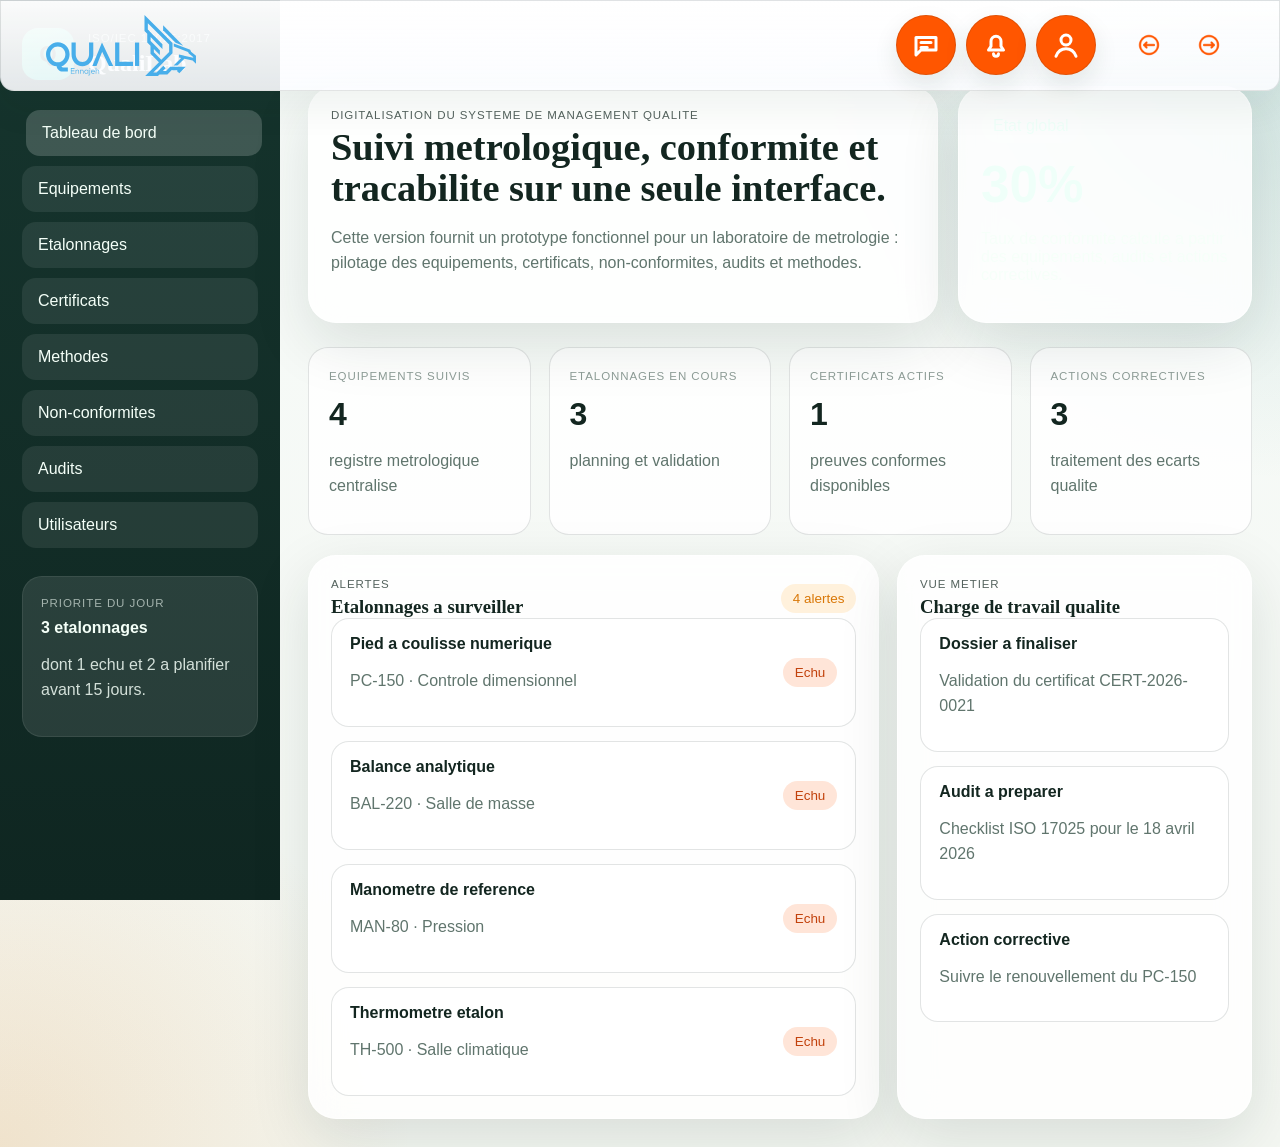
<file: digitalisation système management/index.html>
<!DOCTYPE html>
<html lang="fr">
<head>
  <meta charset="UTF-8">
  <meta name="viewport" content="width=device-width, initial-scale=1.0">
  <title>QualiLab by ENNAJEH</title>
  <link rel="stylesheet" href="./styles.css">
</head>
<body>
  <div class="app-shell">
    <aside class="sidebar">
      <div class="brand">
        <div class="brand-mark">Q</div>
        <div>
          <p class="eyebrow">ISO/IEC 17025:2017</p>
          <h1>QualiLab</h1>
        </div>
      </div>

      <nav class="nav">
        <button class="nav-link active" data-target="dashboard">Tableau de bord</button>
        <button class="nav-link" data-target="equipments">Equipements</button>
        <button class="nav-link" data-target="calibrations">Etalonnages</button>
        <button class="nav-link" data-target="certificates">Certificats</button>
        <button class="nav-link" data-target="methods">Methodes</button>
        <button class="nav-link" data-target="nonconformities">Non-conformites</button>
        <button class="nav-link" data-target="audits">Audits</button>
        <button class="nav-link" data-target="users">Utilisateurs</button>
      </nav>

      <div class="sidebar-card">
        <p class="eyebrow">Priorite du jour</p>
        <strong>3 etalonnages</strong>
        <p>dont 1 echu et 2 a planifier avant 15 jours.</p>
      </div>
    </aside>

    <main class="content">
      <div class="hub-app-head">
        <img src="../image/logo/SVG/Asset 4.svg" alt="QUALI" class="logo-header">
        <div class="hub-top-actions" aria-label="Raccourcis utilisateur">
          <button class="hub-action-icon" type="button" title="Messages" aria-label="Messages"><svg viewBox="0 0 24 24" aria-hidden="true"><path d="M4 6h16v10H8l-4 4z"></path><path d="M8 10h8M8 14h5"></path></svg></button>
          <button class="hub-action-icon" type="button" title="Notifications" aria-label="Notifications"><svg viewBox="0 0 24 24" aria-hidden="true"><path d="M18 16H6l2-3V9a4 4 0 0 1 8 0v4z"></path><path d="M10 19a2 2 0 0 0 4 0"></path></svg></button>
          <button class="hub-action-icon profile" type="button" title="Profil" aria-label="Profil"><svg viewBox="0 0 24 24" aria-hidden="true"><circle cx="12" cy="8" r="4"></circle><path d="M4 21c1.5-4 4.5-6 8-6s6.5 2 8 6"></path></svg></button>
          <div class="back-nav"><button class="back-btn" id="backBtn" title="Page precedente" aria-label="Page precedente"><img src="../assets/left arrow.png" alt="left arrow" class="arrow"></button> <button class="back-btn" id="nextBtn" title="Page suivante" aria-label="Page suivante"><img src="../assets/right arrow.png" alt="right arrow" class="arrow"></button></div>
        </div>
      </div>
      <header class="hero">
        <div>
          <p class="eyebrow">Digitalisation du systeme de management qualite</p>
          <h2>Suivi metrologique, conformite et tracabilite sur une seule interface.</h2>
          <p class="hero-copy">
            Cette version fournit un prototype fonctionnel pour un laboratoire de metrologie :
            pilotage des equipements, certificats, non-conformites, audits et methodes.
          </p>
        </div>

        <div class="hero-panel">
          <span class="panel-label">Etat global</span>
          <strong id="complianceRate">0%</strong>
          <p>Taux de conformite calcule a partir des equipements, audits et actions correctives.</p>
        </div>
      </header>

      <section id="dashboard" class="panel active">
        <div class="stats-grid" id="statsGrid"></div>
        <div class="grid two-columns">
          <article class="card">
            <div class="section-head">
              <div>
                <p class="eyebrow">Alertes</p>
                <h3>Etalonnages a surveiller</h3>
              </div>
              <span class="badge badge-warning" id="alertCounter">0 alertes</span>
            </div>
            <div id="alertsList" class="stack-list"></div>
          </article>

          <article class="card">
            <div class="section-head">
              <div>
                <p class="eyebrow">Vue metier</p>
                <h3>Charge de travail qualite</h3>
              </div>
            </div>
            <div id="workloadList" class="stack-list compact"></div>
          </article>
        </div>
      </section>

      <section id="equipments" class="panel">
        <div class="grid two-columns">
          <article class="card">
            <div class="section-head">
              <div>
                <p class="eyebrow">Registre</p>
                <h3>Equipements de mesure</h3>
              </div>
            </div>

            <div class="toolbar">
              <input id="equipmentSearch" type="search" placeholder="Rechercher par nom, reference ou localisation">
              <select id="equipmentFilter">
                <option value="all">Tous les statuts</option>
                <option value="conforme">Conforme</option>
                <option value="a-planifier">A planifier</option>
                <option value="hors-service">Hors service</option>
              </select>
            </div>

            <div id="equipmentTable" class="table-shell"></div>
          </article>

          <article class="card">
            <div class="section-head">
              <div>
                <p class="eyebrow">Ajout rapide</p>
                <h3>Nouvel equipement</h3>
              </div>
            </div>

            <form id="equipmentForm" class="form-grid">
              <label>Nom<input name="name" required placeholder="Ex. Balance analytique"></label>
              <label>Reference<input name="reference" required placeholder="Ex. BAL-220"></label>
              <label>Numero de serie<input name="serial" required placeholder="Ex. ENJ-2026-014"></label>
              <label>Localisation<input name="location" required placeholder="Ex. Salle de masse"></label>
              <label>Dernier etalonnage<input name="lastCalibration" type="date" required></label>
              <label>Prochain etalonnage<input name="nextCalibration" type="date" required></label>
              <button type="submit" class="primary-btn">Enregistrer l'equipement</button>
            </form>
            <p id="formFeedback" class="form-feedback" aria-live="polite"></p>
          </article>
        </div>
      </section>

      <section id="calibrations" class="panel">
        <article class="card">
          <div class="section-head">
            <div>
              <p class="eyebrow">Tracabilite</p>
              <h3>Planification et resultats d'etalonnage</h3>
            </div>
          </div>
          <div id="calibrationCards" class="cards-grid"></div>
        </article>
      </section>

      <section id="certificates" class="panel">
        <article class="card">
          <div class="section-head">
            <div>
              <p class="eyebrow">Archivage</p>
              <h3>Certificats et preuves</h3>
            </div>
          </div>
          <div id="certificateList" class="stack-list"></div>
        </article>
      </section>

      <section id="methods" class="panel">
        <article class="card">
          <div class="section-head">
            <div>
              <p class="eyebrow">Validite des methodes</p>
              <h3>Referentiel technique</h3>
            </div>
          </div>
          <div id="methodsGrid" class="cards-grid"></div>
        </article>
      </section>

      <section id="nonconformities" class="panel">
        <article class="card">
          <div class="section-head">
            <div>
              <p class="eyebrow">Qualite</p>
              <h3>Non-conformites et actions correctives</h3>
            </div>
          </div>
          <div id="nonConformityBoard" class="board"></div>
        </article>
      </section>

      <section id="audits" class="panel">
        <article class="card">
          <div class="section-head">
            <div>
              <p class="eyebrow">Pilotage</p>
              <h3>Programme d'audit</h3>
            </div>
          </div>
          <div id="auditList" class="cards-grid"></div>
        </article>
      </section>

      <section id="users" class="panel">
        <article class="card">
          <div class="section-head">
            <div>
              <p class="eyebrow">Acces</p>
              <h3>Utilisateurs et habilitations</h3>
            </div>
          </div>
          <div id="userGrid" class="cards-grid"></div>
        </article>
      </section>
    </main>
  </div>

  <script src="./app.js"></script>
  <script>
  (function(){
    var back = document.getElementById('backBtn');
    var next = document.getElementById('nextBtn');
    if(back) back.addEventListener('click', function(e){ e.preventDefault(); window.history.back(); });
    if(next) next.addEventListener('click', function(e){ e.preventDefault(); window.history.forward(); });
  })();
  </script>
</body>
</html>
</file>
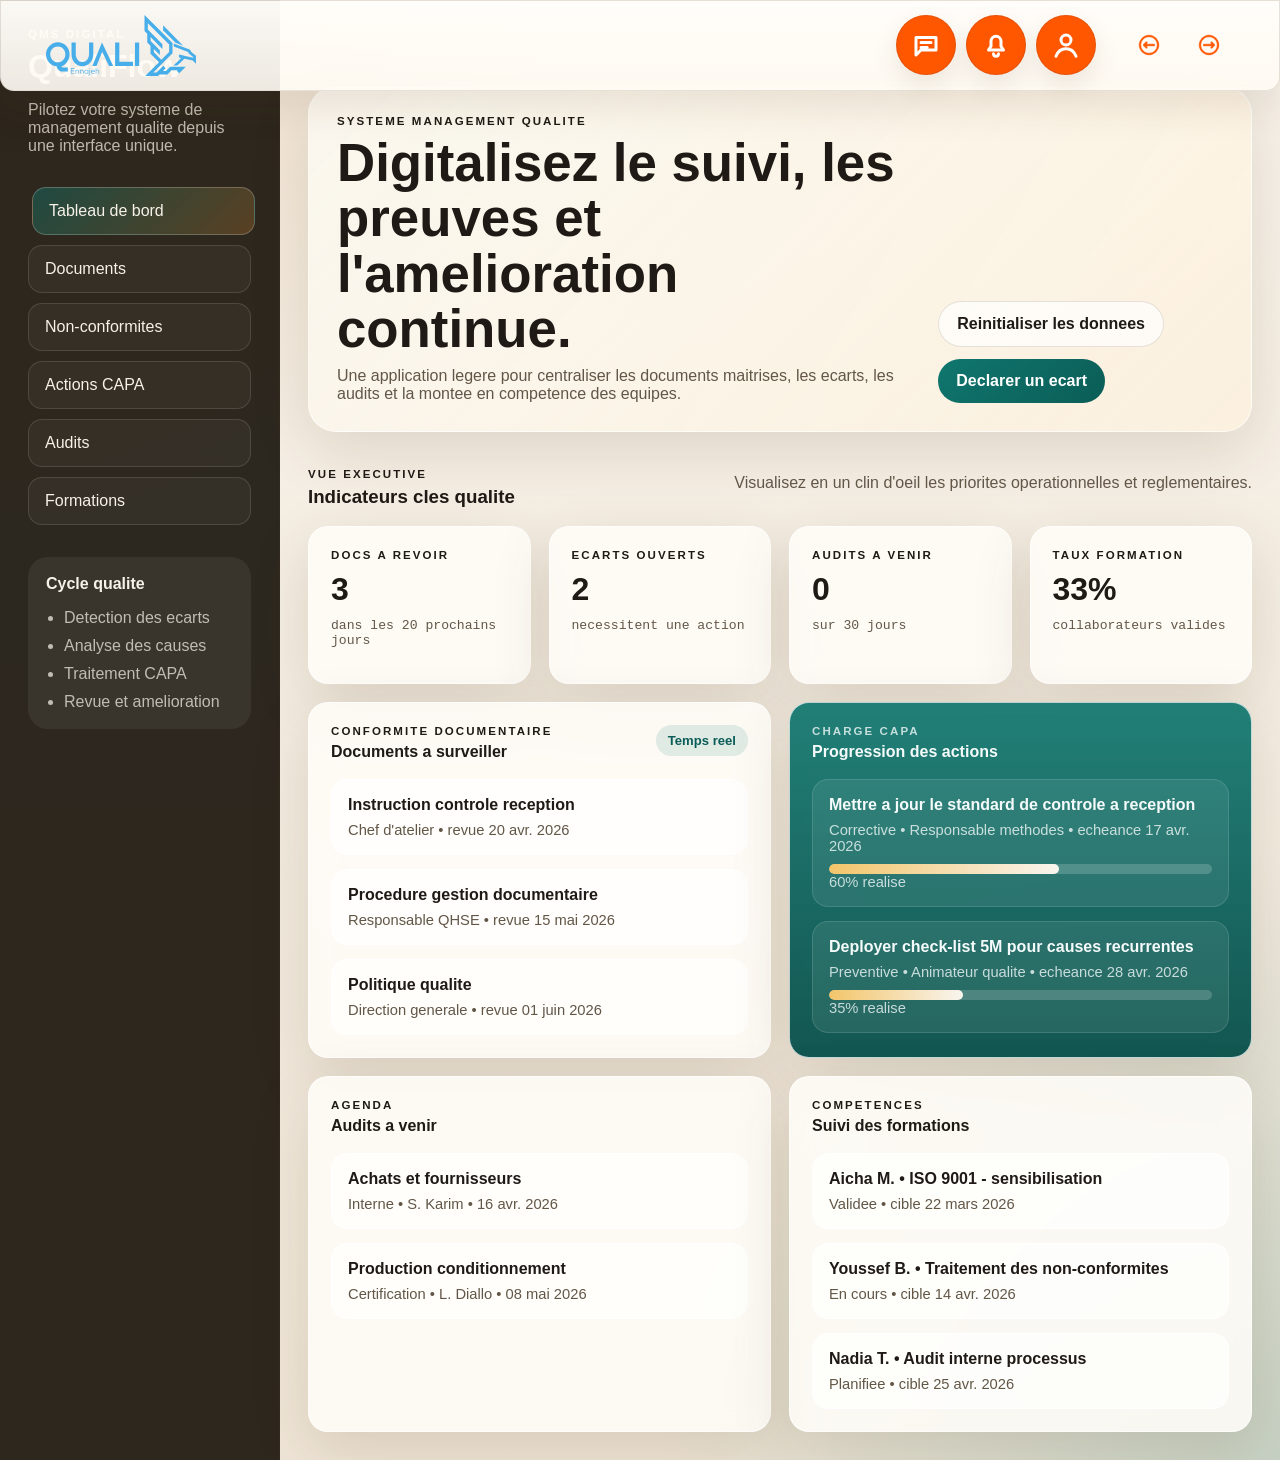
<file: digitalisation système management/qualiflow/index.html>
<!DOCTYPE html>
<html lang="fr">
<head>
  <meta charset="UTF-8">
  <meta name="viewport" content="width=device-width, initial-scale=1.0">
  <title>QualiFlow | Systeme de Management Qualite</title>
  <link rel="stylesheet" href="styles.css">
</head>
<body>
  <div class="app-shell">
    <aside class="sidebar">
      <div class="brand-block">
        <p class="eyebrow">QMS Digital</p>
        <h1>QualiFlow</h1>
        <p class="brand-copy">Pilotez votre systeme de management qualite depuis une interface unique.</p>
      </div>

      <nav class="nav-list" aria-label="Navigation principale">
        <button class="nav-item active" data-section="dashboard">Tableau de bord</button>
        <button class="nav-item" data-section="documents">Documents</button>
        <button class="nav-item" data-section="nonconformities">Non-conformites</button>
        <button class="nav-item" data-section="capa">Actions CAPA</button>
        <button class="nav-item" data-section="audits">Audits</button>
        <button class="nav-item" data-section="training">Formations</button>
      </nav>

      <div class="sidebar-panel">
        <p class="panel-title">Cycle qualite</p>
        <ul class="timeline">
          <li>Detection des ecarts</li>
          <li>Analyse des causes</li>
          <li>Traitement CAPA</li>
          <li>Revue et amelioration</li>
        </ul>
      </div>
    </aside>

    <main class="main-content">
      <div class="hub-app-head">
        <img src="../../image/logo/SVG/Asset 4.svg" alt="QUALI" class="logo-header">
        <div class="hub-top-actions" aria-label="Raccourcis utilisateur">
          <button class="hub-action-icon" type="button" title="Messages" aria-label="Messages"><svg viewBox="0 0 24 24" aria-hidden="true"><path d="M4 6h16v10H8l-4 4z"></path><path d="M8 10h8M8 14h5"></path></svg></button>
          <button class="hub-action-icon" type="button" title="Notifications" aria-label="Notifications"><svg viewBox="0 0 24 24" aria-hidden="true"><path d="M18 16H6l2-3V9a4 4 0 0 1 8 0v4z"></path><path d="M10 19a2 2 0 0 0 4 0"></path></svg></button>
          <button class="hub-action-icon profile" type="button" title="Profil" aria-label="Profil"><svg viewBox="0 0 24 24" aria-hidden="true"><circle cx="12" cy="8" r="4"></circle><path d="M4 21c1.5-4 4.5-6 8-6s6.5 2 8 6"></path></svg></button>
          <div class="back-nav"><button class="back-btn" id="backBtn" title="Page precedente" aria-label="Page precedente"><img src="../../assets/left arrow.png" alt="left arrow" class="arrow"></button> <button class="back-btn" id="nextBtn" title="Page suivante" aria-label="Page suivante"><img src="../../assets/right arrow.png" alt="right arrow" class="arrow"></button></div>
        </div>
      </div>
      <header class="hero">
        <div>
          <p class="eyebrow">Systeme management qualite</p>
          <h2>Digitalisez le suivi, les preuves et l'amelioration continue.</h2>
          <p class="hero-copy">
            Une application legere pour centraliser les documents maitrises, les ecarts, les audits et la montee en competence des equipes.
          </p>
        </div>
        <div class="hero-actions">
          <button class="secondary-action" id="seed-reset">Reinitialiser les donnees</button>
          <button class="primary-action" data-section-shortcut="nonconformities">Declarer un ecart</button>
        </div>
      </header>

      <section class="section active" id="dashboard">
        <div class="section-heading">
          <div>
            <p class="eyebrow">Vue executive</p>
            <h3>Indicateurs cles qualite</h3>
          </div>
          <p class="section-copy">Visualisez en un clin d'oeil les priorites operationnelles et reglementaires.</p>
        </div>

        <div class="stats-grid" id="stats-grid"></div>

        <div class="dashboard-grid">
          <article class="card">
            <div class="card-header">
              <div>
                <p class="eyebrow">Conformite documentaire</p>
                <h4>Documents a surveiller</h4>
              </div>
              <span class="tag">Temps reel</span>
            </div>
            <div id="document-focus" class="stack-list"></div>
          </article>

          <article class="card accent-card">
            <div class="card-header">
              <div>
                <p class="eyebrow">Charge CAPA</p>
                <h4>Progression des actions</h4>
              </div>
            </div>
            <div id="capa-progress" class="progress-list"></div>
          </article>

          <article class="card">
            <div class="card-header">
              <div>
                <p class="eyebrow">Agenda</p>
                <h4>Audits a venir</h4>
              </div>
            </div>
            <div id="upcoming-audits" class="stack-list"></div>
          </article>

          <article class="card">
            <div class="card-header">
              <div>
                <p class="eyebrow">Competences</p>
                <h4>Suivi des formations</h4>
              </div>
            </div>
            <div id="training-overview" class="stack-list"></div>
          </article>
        </div>
      </section>

      <section class="section" id="documents">
        <div class="section-heading">
          <div>
            <p class="eyebrow">Gestion documentaire</p>
            <h3>Documents maitrises</h3>
          </div>
          <input class="search-input" type="search" id="document-search" placeholder="Rechercher un document">
        </div>

        <div class="content-grid">
          <article class="card table-card"><div id="documents-table"></div></article>
          <article class="card form-card">
            <h4>Ajouter un document</h4>
            <form id="document-form" class="data-form">
              <label>Titre<input type="text" name="title" required></label>
              <label>Type
                <select name="type" required>
                  <option value="Procedure">Procedure</option>
                  <option value="Instruction">Instruction</option>
                  <option value="Enregistrement">Enregistrement</option>
                  <option value="Politique">Politique</option>
                </select>
              </label>
              <label>Responsable<input type="text" name="owner" required></label>
              <label>Prochaine revue<input type="date" name="reviewDate" required></label>
              <button type="submit" class="primary-action full-width">Enregistrer</button>
            </form>
          </article>
        </div>
      </section>

      <section class="section" id="nonconformities">
        <div class="section-heading">
          <div>
            <p class="eyebrow">Gestion des ecarts</p>
            <h3>Non-conformites</h3>
          </div>
          <input class="search-input" type="search" id="nc-search" placeholder="Filtrer par source ou pilote">
        </div>

        <div class="content-grid">
          <article class="card table-card"><div id="nc-table"></div></article>
          <article class="card form-card">
            <h4>Declarer une non-conformite</h4>
            <form id="nc-form" class="data-form">
              <label>Intitule<input type="text" name="title" required></label>
              <label>Source
                <select name="source" required>
                  <option value="Audit interne">Audit interne</option>
                  <option value="Reclamation client">Reclamation client</option>
                  <option value="Production">Production</option>
                  <option value="Fournisseur">Fournisseur</option>
                </select>
              </label>
              <label>Gravite
                <select name="severity" required>
                  <option value="Mineure">Mineure</option>
                  <option value="Majeure">Majeure</option>
                  <option value="Critique">Critique</option>
                </select>
              </label>
              <label>Pilote<input type="text" name="owner" required></label>
              <label>Echeance<input type="date" name="dueDate" required></label>
              <button type="submit" class="primary-action full-width">Creer l'ecart</button>
            </form>
          </article>
        </div>
      </section>

      <section class="section" id="capa">
        <div class="section-heading">
          <div>
            <p class="eyebrow">Amelioration continue</p>
            <h3>Actions correctives et preventives</h3>
          </div>
        </div>

        <div class="content-grid">
          <article class="card table-card"><div id="capa-table"></div></article>
          <article class="card form-card">
            <h4>Ajouter une action CAPA</h4>
            <form id="capa-form" class="data-form">
              <label>Action<input type="text" name="title" required></label>
              <label>Type
                <select name="type" required>
                  <option value="Corrective">Corrective</option>
                  <option value="Preventive">Preventive</option>
                </select>
              </label>
              <label>Responsable<input type="text" name="owner" required></label>
              <label>Avancement<input type="range" name="progress" min="0" max="100" step="10" value="20"></label>
              <label>Echeance<input type="date" name="dueDate" required></label>
              <button type="submit" class="primary-action full-width">Ajouter l'action</button>
            </form>
          </article>
        </div>
      </section>

      <section class="section" id="audits">
        <div class="section-heading">
          <div>
            <p class="eyebrow">Programme d'audit</p>
            <h3>Audits planifies</h3>
          </div>
        </div>

        <div class="content-grid">
          <article class="card table-card"><div id="audit-table"></div></article>
          <article class="card form-card">
            <h4>Planifier un audit</h4>
            <form id="audit-form" class="data-form">
              <label>Processus<input type="text" name="process" required></label>
              <label>Auditeur<input type="text" name="auditor" required></label>
              <label>Type
                <select name="type" required>
                  <option value="Interne">Interne</option>
                  <option value="Fournisseur">Fournisseur</option>
                  <option value="Certification">Certification</option>
                </select>
              </label>
              <label>Date<input type="date" name="date" required></label>
              <button type="submit" class="primary-action full-width">Planifier</button>
            </form>
          </article>
        </div>
      </section>

      <section class="section" id="training">
        <div class="section-heading">
          <div>
            <p class="eyebrow">Matrice de competences</p>
            <h3>Formations et habilitations</h3>
          </div>
        </div>

        <div class="content-grid">
          <article class="card table-card"><div id="training-table"></div></article>
          <article class="card form-card">
            <h4>Ajouter une formation</h4>
            <form id="training-form" class="data-form">
              <label>Collaborateur<input type="text" name="employee" required></label>
              <label>Module<input type="text" name="module" required></label>
              <label>Statut
                <select name="status" required>
                  <option value="Planifiee">Planifiee</option>
                  <option value="En cours">En cours</option>
                  <option value="Validee">Validee</option>
                </select>
              </label>
              <label>Date cible<input type="date" name="targetDate" required></label>
              <button type="submit" class="primary-action full-width">Ajouter</button>
            </form>
          </article>
        </div>
      </section>
    </main>
  </div>

  <template id="empty-state-template">
    <div class="empty-state"><p>Aucune donnee disponible pour le moment.</p></div>
  </template>

  <script src="app.js"></script>
  <script>
  (function(){
    var back = document.getElementById('backBtn');
    var next = document.getElementById('nextBtn');
    if(back) back.addEventListener('click', function(e){ e.preventDefault(); window.history.back(); });
    if(next) next.addEventListener('click', function(e){ e.preventDefault(); window.history.forward(); });
  })();
  </script>
</body>
</html>
</file>
<file: digitalisation système management/styles.css>
:root {
  --bg: #f4f7f2;
  --bg-panel: rgba(255, 255, 255, 0.84);
  --ink: #132620;
  --muted: #60756d;
  --line: rgba(19, 38, 32, 0.12);
  --accent: #0f766e;
  --accent-soft: #d8f0eb;
  --warning: #d97706;
  --warning-soft: #fff1dc;
  --danger: #c2410c;
  --danger-soft: #ffe5d8;
  --success: #2f855a;
  --success-soft: #dff6e9;
  --shadow: 0 20px 60px rgba(18, 45, 34, 0.12);
  --radius-xl: 28px;
  --radius-lg: 20px;
  --radius-md: 14px;
}

* { box-sizing: border-box; }
html { scroll-behavior: smooth; }

body {
  margin: 0;
  min-height: 100vh;
  color: var(--ink);
  font-family: "Trebuchet MS", "Segoe UI", sans-serif;
  background:
    radial-gradient(circle at top right, rgba(15, 118, 110, 0.18), transparent 28%),
    radial-gradient(circle at bottom left, rgba(217, 119, 6, 0.16), transparent 24%),
    linear-gradient(180deg, #f7fbf9 0%, var(--bg) 100%);
}

button, input, select { font: inherit; }

.app-shell {
  display: grid;
  grid-template-columns: 280px 1fr;
  min-height: 100vh;
}

.sidebar {
  padding: 28px 22px;
  background: linear-gradient(180deg, #16352e 0%, #0f2621 100%);
  color: #f4fff8;
  position: sticky;
  top: 0;
  height: 100vh;
}

.brand {
  display: flex;
  gap: 14px;
  align-items: center;
  margin-bottom: 30px;
}

.brand-mark {
  width: 52px;
  height: 52px;
  border-radius: 16px;
  display: grid;
  place-items: center;
  background: linear-gradient(135deg, #34d399 0%, #14b8a6 100%);
  color: #06221a;
  font-weight: 800;
  font-size: 1.4rem;
}

.brand h1, .hero h2, .section-head h3 {
  margin: 0;
  font-family: Georgia, "Times New Roman", serif;
}

.eyebrow {
  margin: 0 0 6px;
  letter-spacing: 0.08em;
  text-transform: uppercase;
  font-size: 0.72rem;
  color: inherit;
  opacity: 0.72;
}

.nav { display: grid; gap: 10px; }

.nav-link {
  border: 0;
  background: rgba(255, 255, 255, 0.08);
  color: inherit;
  text-align: left;
  padding: 14px 16px;
  border-radius: 14px;
  transition: transform 180ms ease, background 180ms ease;
  cursor: pointer;
}

.nav-link:hover, .nav-link.active {
  background: rgba(255, 255, 255, 0.18);
  transform: translateX(4px);
}

.sidebar-card {
  margin-top: 28px;
  padding: 18px;
  border-radius: var(--radius-lg);
  background: rgba(255, 255, 255, 0.1);
  border: 1px solid rgba(255, 255, 255, 0.08);
}

.sidebar-card p, .hero-copy, .stack-item p, .metric-card p, .certificate-meta, .small-copy {
  color: var(--muted);
  line-height: 1.55;
}

.sidebar-card p, .hero-panel p { color: rgba(244, 255, 248, 0.84); }
.content { padding: 28px; }

.hero {
  display: grid;
  grid-template-columns: minmax(0, 1.5fr) minmax(260px, 0.7fr);
  gap: 20px;
  align-items: stretch;
  margin-bottom: 24px;
}

.hero > div, .card {
  background: var(--bg-panel);
  backdrop-filter: blur(16px);
  border: 1px solid rgba(255, 255, 255, 0.7);
  border-radius: var(--radius-xl);
  box-shadow: var(--shadow);
}

.hero > div:first-child, .hero-panel, .card { padding: 22px; }

.hero h2 {
  font-size: clamp(1.9rem, 3vw, 3.2rem);
  line-height: 1.08;
  margin-bottom: 14px;
}

.hero-panel {
  background:
    linear-gradient(145deg, rgba(15, 118, 110, 0.96), rgba(17, 94, 89, 0.96)),
    linear-gradient(180deg, transparent, rgba(255, 255, 255, 0.08));
  color: #effff9;
}

.panel-label {
  display: inline-block;
  margin-bottom: 12px;
  padding: 8px 12px;
  border-radius: 999px;
  background: rgba(255, 255, 255, 0.14);
}

.hero-panel strong {
  display: block;
  font-size: clamp(2.4rem, 4vw, 4rem);
  margin-bottom: 12px;
}

.panel { display: none; animation: fadeUp 320ms ease; }
.panel.active { display: block; }

.stats-grid, .cards-grid, .grid { display: grid; gap: 18px; }
.stats-grid { grid-template-columns: repeat(auto-fit, minmax(180px, 1fr)); margin-bottom: 20px; }

.metric-card, .card-item, .board-column {
  background: var(--bg-panel);
  border: 1px solid var(--line);
  border-radius: var(--radius-lg);
}

.metric-card { padding: 20px; }

.metric-value {
  display: block;
  margin: 10px 0;
  font-size: 2rem;
  font-weight: 800;
}

.two-columns { grid-template-columns: minmax(0, 1.45fr) minmax(280px, 0.9fr); }

.section-head, .toolbar, .stack-item, .table-row, .audit-head, .user-top {
  display: flex;
  align-items: center;
  justify-content: space-between;
  gap: 12px;
}

.toolbar { margin: 18px 0; flex-wrap: wrap; }

.toolbar input, .toolbar select, .form-grid input {
  width: 100%;
  border: 1px solid var(--line);
  background: rgba(255, 255, 255, 0.85);
  border-radius: 12px;
  padding: 12px 14px;
}

.toolbar input { flex: 1 1 280px; }
.toolbar select { flex: 0 0 220px; }

.badge, .tag {
  display: inline-flex;
  align-items: center;
  padding: 7px 12px;
  border-radius: 999px;
  font-size: 0.84rem;
}

.badge-warning, .tag.a-planifier, .tag.planifie { background: var(--warning-soft); color: var(--warning); }
.tag.conforme, .tag.valide, .tag.actif, .tag.cloturee { background: var(--success-soft); color: var(--success); }
.tag.hors-service, .tag.critique, .tag.rejetee, .tag.ouverte { background: var(--danger-soft); color: var(--danger); }
.tag.brouillon, .tag.en-cours, .tag.a-mettre-a-jour, .tag.analyse { background: #eef4ff; color: #315dbe; }

.stack-list { display: grid; gap: 14px; }
.stack-list.compact .stack-item { align-items: flex-start; }

.stack-item, .card-item {
  padding: 16px 18px;
  border: 1px solid var(--line);
  border-radius: 18px;
  background: rgba(255, 255, 255, 0.65);
}

.stack-item strong, .card-item strong { display: block; margin-bottom: 4px; }

.table-shell {
  border: 1px solid var(--line);
  border-radius: 18px;
  overflow: hidden;
}

.table-head, .table-row {
  display: grid;
  grid-template-columns: 1.1fr 0.9fr 0.9fr 0.9fr 0.8fr;
  gap: 14px;
  padding: 14px 18px;
}

.table-head {
  background: rgba(15, 118, 110, 0.08);
  font-size: 0.78rem;
  font-weight: 700;
  letter-spacing: 0.05em;
  text-transform: uppercase;
}

.table-row:nth-child(even) { background: rgba(19, 38, 32, 0.03); }

.form-grid { display: grid; gap: 14px; }
.form-grid label { display: grid; gap: 8px; font-weight: 600; }

.primary-btn {
  border: 0;
  border-radius: 14px;
  padding: 14px 18px;
  background: linear-gradient(135deg, #0f766e 0%, #115e59 100%);
  color: white;
  font-weight: 700;
  cursor: pointer;
}

.form-feedback { min-height: 1.5rem; margin: 12px 0 0; color: var(--accent); }
.cards-grid { grid-template-columns: repeat(auto-fit, minmax(220px, 1fr)); }
.board { display: grid; grid-template-columns: repeat(auto-fit, minmax(220px, 1fr)); gap: 16px; }

.board-column {
  padding: 16px;
  background: rgba(255, 255, 255, 0.7);
}

.board-column h4 { margin-top: 0; margin-bottom: 14px; }
.board-stack { display: grid; gap: 12px; }

.audit-progress {
  height: 10px;
  border-radius: 999px;
  background: rgba(19, 38, 32, 0.08);
  overflow: hidden;
  margin-top: 14px;
}

.audit-progress span {
  display: block;
  height: 100%;
  border-radius: inherit;
  background: linear-gradient(90deg, #0f766e, #34d399);
}

.user-card .avatar {
  width: 44px;
  height: 44px;
  border-radius: 14px;
  display: grid;
  place-items: center;
  background: var(--accent-soft);
  color: var(--accent);
  font-weight: 800;
}

.empty-state { padding: 18px; text-align: center; color: var(--muted); }

@keyframes fadeUp {
  from { opacity: 0; transform: translateY(12px); }
  to { opacity: 1; transform: translateY(0); }
}

@media (max-width: 1080px) {
  .app-shell { grid-template-columns: 1fr; }
  .sidebar { position: static; height: auto; }
  .hero, .two-columns { grid-template-columns: 1fr; }
}

/* Hub App Head Component */
.hub-app-head {
  width: 100%;
  display: flex;
  align-items: center;
  justify-content: space-between;
  gap: 18px;
  padding: 14px 3.5%;
  border: 1px solid rgba(19, 38, 32, 0.12);
  background: linear-gradient(180deg, rgba(255, 255, 255, 0.98), rgba(251, 252, 255, 0.9));
  box-shadow: 0 18px 36px rgba(18, 45, 34, 0.06);
  position: fixed;
  top: 0;
  left: 0;
  right: 0;
  z-index: 9999;
  margin-bottom: 0;
  border-radius: 0 0 14px 14px;
}

.logo-header {
  width: 150px;
  height: auto;
  display: block;
}

/* ensure page content sits below the fixed header */
.content { padding-top: 86px; }

.hub-top-actions {
  display: flex;
  align-items: center;
  gap: 10px;
  z-index: 4;
}

.hub-action-icon {
  width: 60px;
  height: 60px;
  border: 1px solid rgba(19, 38, 32, 0.12);
  border-radius: 50px;
  background: #ff5600;
  color: #fff;
  display: grid;
  place-items: center;
  box-shadow: 0 10px 24px rgba(18, 45, 34, 0.1);
  cursor: pointer;
  transition: transform 180ms ease, box-shadow 180ms ease;
}

.hub-action-icon svg {
  width: 30px;
  height: 30px;
  stroke: currentColor;
  fill: none;
  stroke-width: 2.4;
  stroke-linecap: round;
  stroke-linejoin: round;
}

.hub-action-icon:hover {
  transform: translateY(-2px);
  box-shadow: 0 14px 28px rgba(18, 45, 34, 0.16);
}

.back-nav {
  display: flex;
  gap: 10px;
  margin-left: 18px;
}

.back-btn {
  width: 50px;
  height: 50px;
  display: flex;
  justify-content: center;
  align-items: center;
  font-size: 22px;
  font-weight: 800;
  background: none;
  border: none;
  outline: none;
  position: relative;
  cursor: pointer;
}

.back-btn.off {
  opacity: 0.45;
  pointer-events: none;
}

.arrow {
  width: 24px;
  height: auto;
}

@media (max-width: 720px) {
  .content { padding: 18px; }
  .table-head, .table-row { grid-template-columns: 1fr; }
  .hub-app-head { padding: 14px; margin-bottom: 18px; }
  .hub-action-icon { width: 48px; height: 48px; }
  .hub-action-icon svg { width: 24px; height: 24px; }
}
</file>
<file: digitalisation système management/qualiflow/styles.css>
:root {
  --surface: rgba(255, 253, 249, 0.86);
  --surface-strong: #fffaf2;
  --line: rgba(78, 61, 35, 0.14);
  --text: #1f1a15;
  --muted: #625647;
  --accent: #0f766e;
  --accent-strong: #0b5d57;
  --danger: #b64234;
  --success: #2d7a4c;
  --shadow: 0 18px 60px rgba(74, 49, 16, 0.14);
  --radius-xl: 28px;
  --radius-lg: 20px;
}

* { box-sizing: border-box; }

body {
  margin: 0;
  min-height: 100vh;
  font-family: "Trebuchet MS", "Segoe UI", sans-serif;
  color: var(--text);
  background:
    radial-gradient(circle at top left, rgba(194, 122, 44, 0.22), transparent 28%),
    radial-gradient(circle at bottom right, rgba(15, 118, 110, 0.18), transparent 32%),
    linear-gradient(180deg, #f8f3eb 0%, #efe5d6 100%);
}

button, input, select { font: inherit; }

.app-shell {
  display: grid;
  grid-template-columns: 280px 1fr;
  min-height: 100vh;
}

.sidebar {
  padding: 28px;
  border-right: 1px solid var(--line);
  background: rgba(29, 23, 15, 0.92);
  color: #f7f1e8;
}

.brand-block h1 {
  margin: 8px 0;
  font-size: 2rem;
}

.brand-copy,
.section-copy,
.timeline,
.table-meta,
.hero-copy {
  color: var(--muted);
}

.sidebar .brand-copy,
.sidebar .timeline {
  color: rgba(247, 241, 232, 0.72);
}

.eyebrow {
  margin: 0;
  font-size: 0.72rem;
  font-weight: 800;
  letter-spacing: 0.18em;
  text-transform: uppercase;
}

.nav-list {
  display: grid;
  gap: 10px;
  margin: 32px 0;
}

.nav-item {
  padding: 14px 16px;
  border: 1px solid rgba(255, 255, 255, 0.12);
  border-radius: 14px;
  background: rgba(255, 255, 255, 0.04);
  color: inherit;
  text-align: left;
  cursor: pointer;
  transition: 180ms ease;
}

.nav-item:hover,
.nav-item.active {
  background: linear-gradient(135deg, rgba(15, 118, 110, 0.45), rgba(194, 122, 44, 0.3));
  border-color: rgba(255, 255, 255, 0.22);
  transform: translateX(4px);
}

.sidebar-panel {
  padding: 18px;
  border-radius: var(--radius-lg);
  background: rgba(255, 255, 255, 0.06);
}

.panel-title {
  margin-top: 0;
  font-weight: 700;
}

.timeline {
  margin: 0;
  padding-left: 18px;
  display: grid;
  gap: 10px;
}

.main-content { padding: 28px; }

.hero {
  display: flex;
  justify-content: space-between;
  align-items: end;
  gap: 24px;
  padding: 28px;
  border-radius: var(--radius-xl);
  background:
    linear-gradient(135deg, rgba(255, 250, 242, 0.9), rgba(255, 244, 225, 0.76)),
    linear-gradient(120deg, rgba(15, 118, 110, 0.12), rgba(194, 122, 44, 0.08));
  box-shadow: var(--shadow);
  border: 1px solid rgba(255, 255, 255, 0.6);
}

.hero h2 {
  margin: 8px 0 10px;
  max-width: 820px;
  font-size: clamp(2rem, 5vw, 3.3rem);
  line-height: 1.05;
}

.hero-copy {
  max-width: 720px;
  margin: 0;
}

.hero-actions {
  display: flex;
  flex-wrap: wrap;
  gap: 12px;
}

.primary-action,
.secondary-action {
  padding: 13px 18px;
  border-radius: 999px;
  border: none;
  cursor: pointer;
  font-weight: 700;
}

.primary-action {
  background: linear-gradient(135deg, var(--accent), var(--accent-strong));
  color: white;
}

.secondary-action {
  background: rgba(255, 255, 255, 0.7);
  color: var(--text);
  border: 1px solid var(--line);
}

.full-width { width: 100%; }

.section {
  display: none;
  margin-top: 26px;
}

.section.active { display: block; }

.section-heading {
  display: flex;
  justify-content: space-between;
  align-items: end;
  gap: 18px;
  margin-bottom: 18px;
}

.section-heading h3,
.card h4 {
  margin: 6px 0 0;
}

.stats-grid,
.dashboard-grid,
.content-grid {
  display: grid;
  gap: 18px;
}

.stats-grid {
  grid-template-columns: repeat(4, minmax(0, 1fr));
  margin-bottom: 18px;
}

.dashboard-grid { grid-template-columns: repeat(2, minmax(0, 1fr)); }
.content-grid { grid-template-columns: minmax(0, 1.7fr) minmax(320px, 0.9fr); }

.card,
.stat-card {
  padding: 22px;
  border-radius: var(--radius-lg);
  background: var(--surface);
  border: 1px solid rgba(255, 255, 255, 0.72);
  box-shadow: var(--shadow);
  backdrop-filter: blur(14px);
}

.accent-card {
  background: linear-gradient(180deg, rgba(15, 118, 110, 0.92), rgba(14, 83, 78, 0.98));
  color: #f5fbfb;
}

.accent-card .eyebrow,
.accent-card .progress-meta {
  color: rgba(245, 251, 251, 0.78);
}

.card-header {
  display: flex;
  justify-content: space-between;
  align-items: start;
  gap: 16px;
  margin-bottom: 18px;
}

.tag {
  padding: 8px 12px;
  border-radius: 999px;
  font-size: 0.82rem;
  font-weight: 700;
  background: rgba(15, 118, 110, 0.12);
  color: var(--accent-strong);
}

.stat-card strong {
  display: block;
  margin: 12px 0 6px;
  font-size: 2rem;
  line-height: 1;
}

.stat-card .delta {
  font-family: Consolas, monospace;
  font-size: 0.82rem;
  color: var(--muted);
}

.search-input,
.data-form input,
.data-form select {
  width: 100%;
  padding: 12px 14px;
  border-radius: 12px;
  border: 1px solid var(--line);
  background: rgba(255, 255, 255, 0.8);
}

.data-form {
  display: grid;
  gap: 14px;
}

.data-form label {
  display: grid;
  gap: 8px;
  font-weight: 600;
}

.table-wrap { overflow-x: auto; }

table {
  width: 100%;
  border-collapse: collapse;
}

th,
td {
  padding: 14px 10px;
  text-align: left;
  border-bottom: 1px solid var(--line);
  vertical-align: top;
}

th {
  font-size: 0.86rem;
  color: var(--muted);
}

.badge {
  display: inline-flex;
  align-items: center;
  padding: 6px 10px;
  border-radius: 999px;
  font-size: 0.76rem;
  font-weight: 700;
}

.badge-success {
  background: rgba(45, 122, 76, 0.13);
  color: var(--success);
}

.badge-warning {
  background: rgba(194, 122, 44, 0.16);
  color: #8f5616;
}

.badge-danger {
  background: rgba(182, 66, 52, 0.14);
  color: var(--danger);
}

.badge-info {
  background: rgba(15, 118, 110, 0.12);
  color: var(--accent-strong);
}

.stack-list,
.progress-list {
  display: grid;
  gap: 14px;
}

.stack-item,
.progress-item {
  padding: 16px;
  border-radius: 16px;
  background: rgba(255, 255, 255, 0.62);
  border: 1px solid rgba(255, 255, 255, 0.72);
}

.accent-card .progress-item {
  background: rgba(255, 255, 255, 0.08);
  border-color: rgba(255, 255, 255, 0.12);
}

.stack-item h5,
.progress-item h5 {
  margin: 0 0 8px;
  font-size: 1rem;
}

.stack-item p,
.progress-meta {
  margin: 0;
  color: var(--muted);
  font-size: 0.92rem;
}

.accent-card .stack-item p,
.accent-card .progress-meta {
  color: rgba(245, 251, 251, 0.78);
}

.progress-track {
  width: 100%;
  height: 10px;
  margin-top: 10px;
  border-radius: 999px;
  background: rgba(255, 255, 255, 0.18);
  overflow: hidden;
}

.progress-track span {
  display: block;
  height: 100%;
  border-radius: inherit;
  background: linear-gradient(90deg, #f3c56a, #f8f5ef);
}

.empty-state {
  padding: 28px;
  border-radius: 18px;
  border: 1px dashed var(--line);
  color: var(--muted);
  text-align: center;
}

@media (max-width: 1100px) {
  .app-shell,
  .content-grid,
  .dashboard-grid,
  .stats-grid {
    grid-template-columns: 1fr;
  }

  .sidebar {
    border-right: none;
    border-bottom: 1px solid var(--line);
  }

  .hero,
  .section-heading {
    align-items: start;
    flex-direction: column;
  }
}

/* Hub App Head Component */
.hub-app-head {
  width: 100%;
  display: flex;
  align-items: center;
  justify-content: space-between;
  gap: 18px;
  padding: 14px 3.5%;
  border: 1px solid rgba(78, 61, 35, 0.14);
  background: linear-gradient(180deg, rgba(255, 253, 249, 0.98), rgba(255, 250, 242, 0.92));
  box-shadow: 0 18px 36px rgba(74, 49, 16, 0.1);
  position: fixed;
  top: 0;
  left: 0;
  right: 0;
  z-index: 9999;
  margin-bottom: 0;
  border-radius: 0 0 14px 14px;
}

/* ensure page content sits below the fixed header */
.main-content { padding-top: 86px; }

.logo-header {
  width: 150px;
  height: auto;
  display: block;
}

.hub-top-actions {
  display: flex;
  align-items: center;
  gap: 10px;
  z-index: 4;
}

.hub-action-icon {
  width: 60px;
  height: 60px;
  border: 1px solid rgba(78, 61, 35, 0.14);
  border-radius: 50px;
  background: #ff5600;
  color: #fff;
  display: grid;
  place-items: center;
  box-shadow: 0 10px 24px rgba(74, 49, 16, 0.1);
  cursor: pointer;
  transition: transform 180ms ease, box-shadow 180ms ease;
}

.hub-action-icon svg {
  width: 30px;
  height: 30px;
  stroke: currentColor;
  fill: none;
  stroke-width: 2.4;
  stroke-linecap: round;
  stroke-linejoin: round;
}

.hub-action-icon:hover {
  transform: translateY(-2px);
  box-shadow: 0 14px 28px rgba(74, 49, 16, 0.16);
}

.back-nav {
  display: flex;
  gap: 10px;
  margin-left: 18px;
}

.back-btn {
  width: 50px;
  height: 50px;
  display: flex;
  justify-content: center;
  align-items: center;
  font-size: 22px;
  font-weight: 800;
  background: none;
  border: none;
  outline: none;
  position: relative;
  cursor: pointer;
}

.back-btn.off {
  opacity: 0.45;
  pointer-events: none;
}

.arrow {
  width: 24px;
  height: auto;
}

@media (max-width: 720px) {
  .main-content,
  .sidebar {
    padding: 18px;
  }

  .hero { padding: 22px; }
  .hero h2 { font-size: 2.2rem; }
  .hub-app-head { padding: 14px; margin-bottom: 18px; }
  .hub-action-icon { width: 48px; height: 48px; }
  .hub-action-icon svg { width: 24px; height: 24px; }
}
</file>
